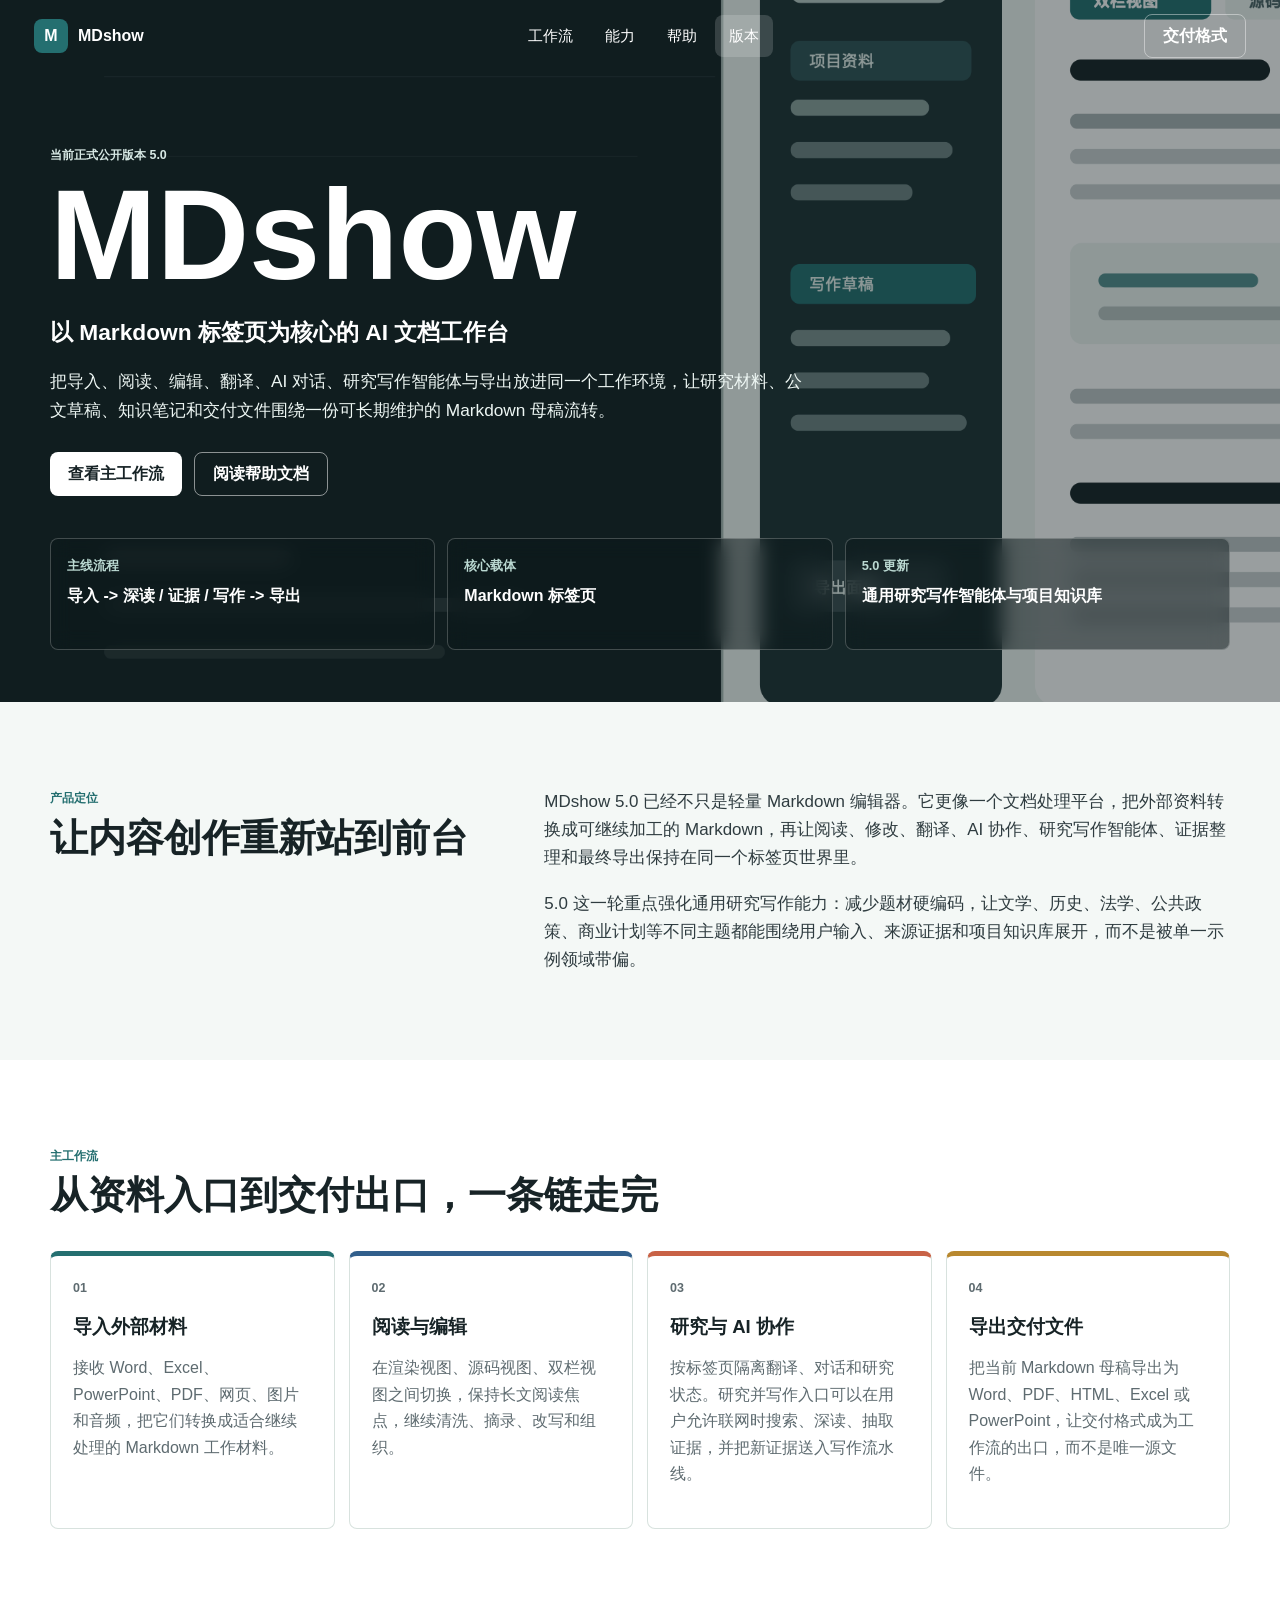
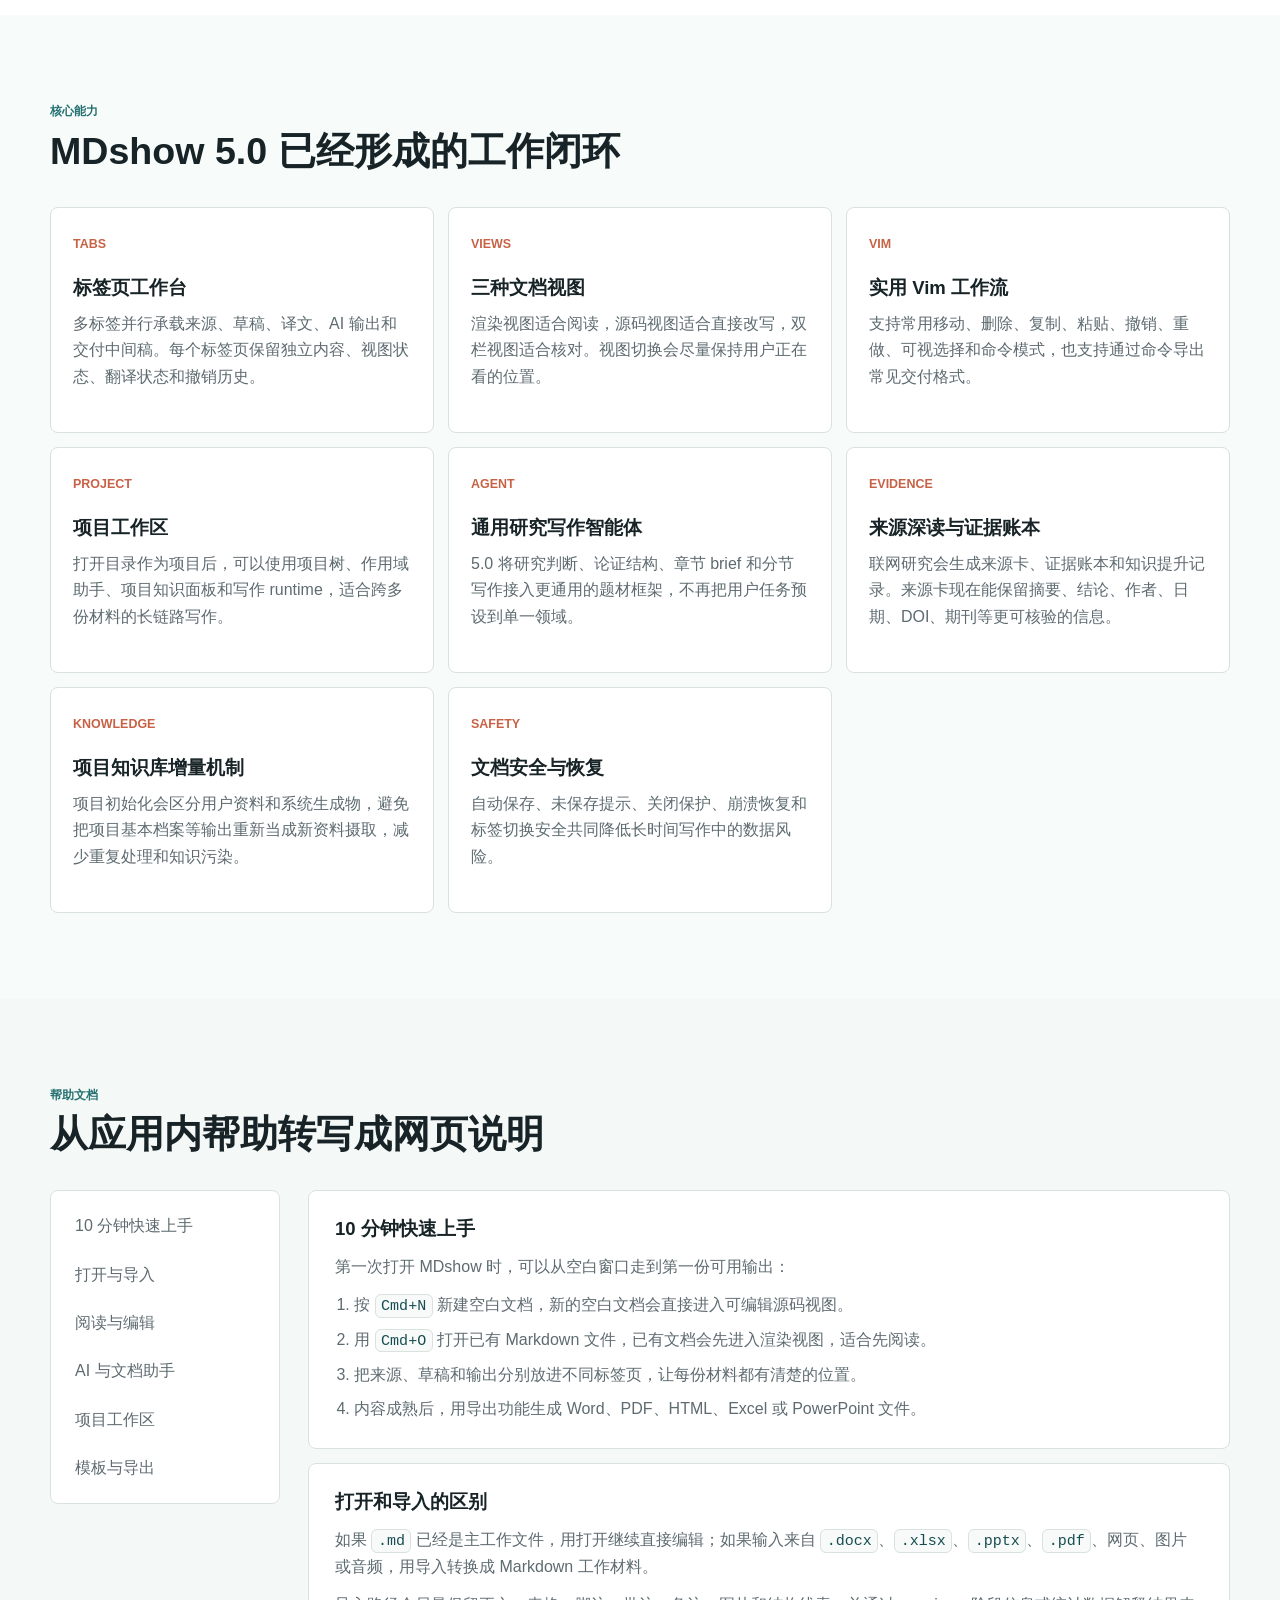
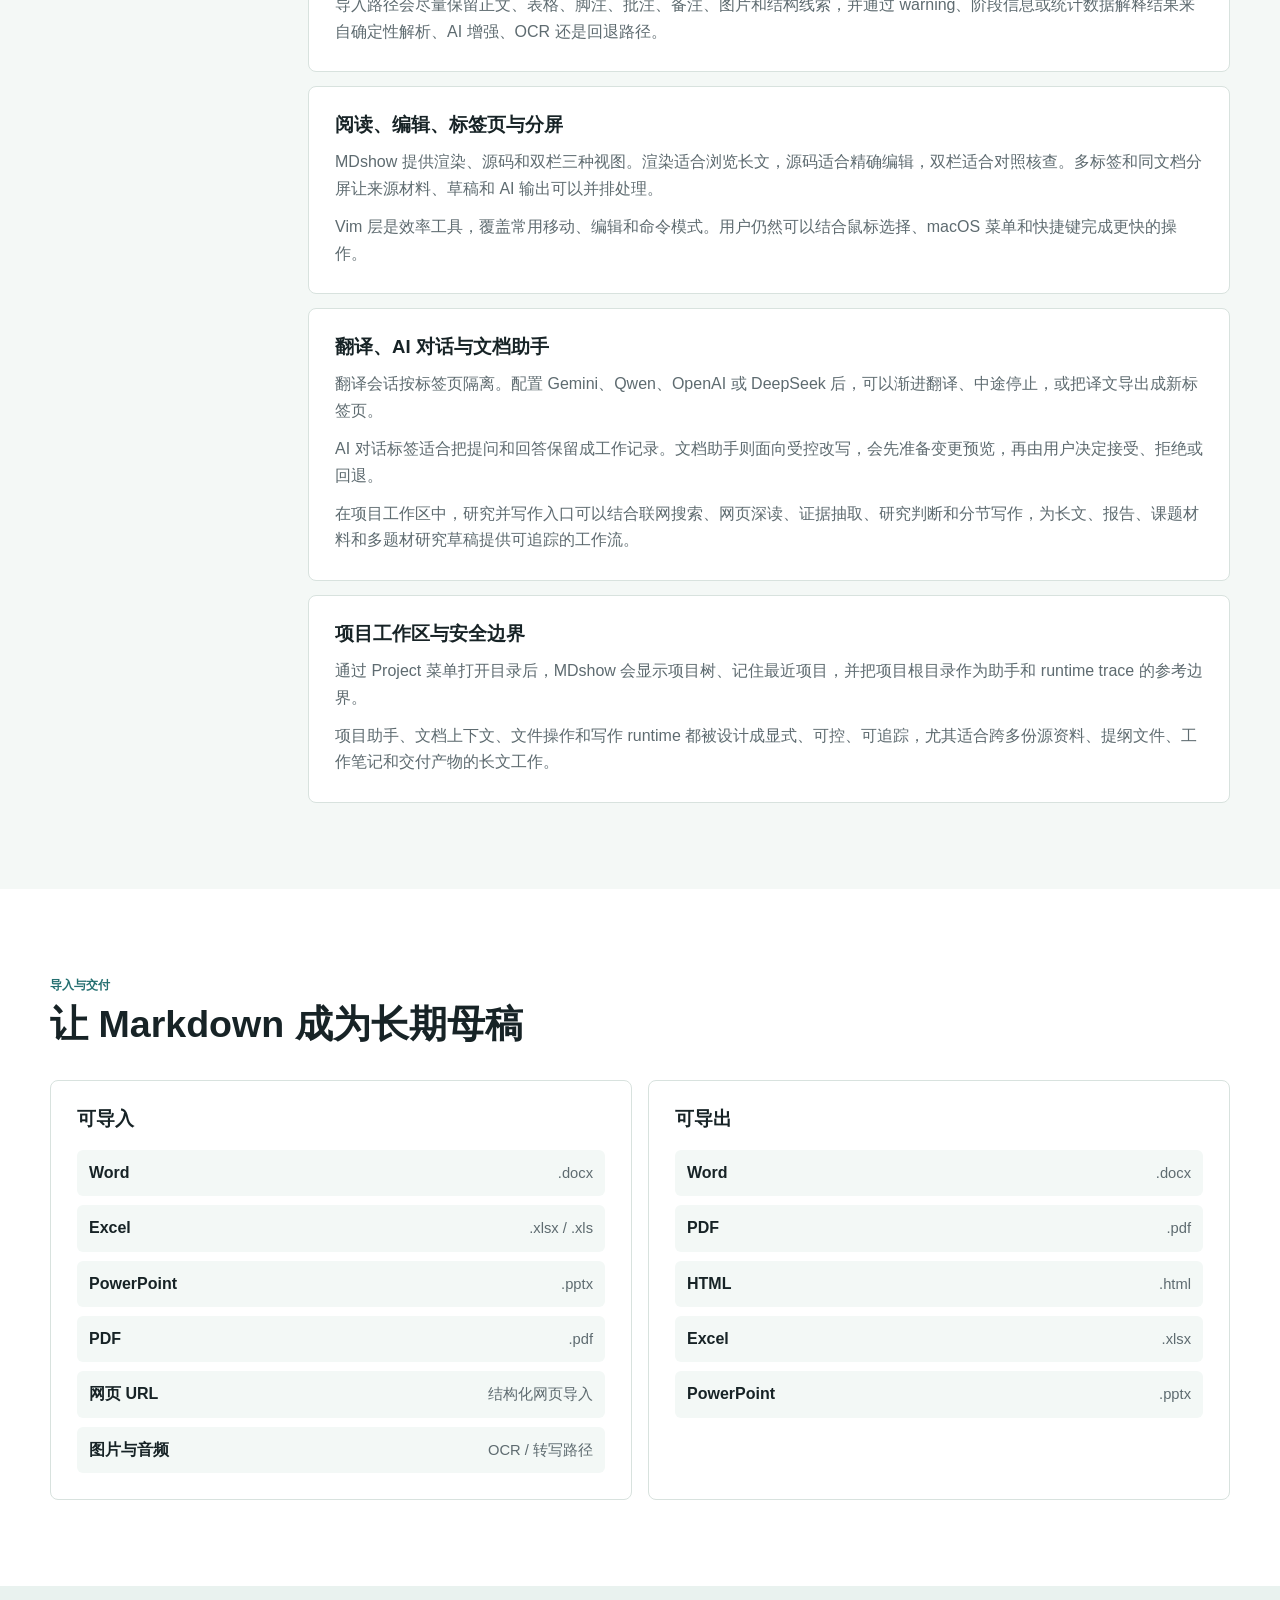
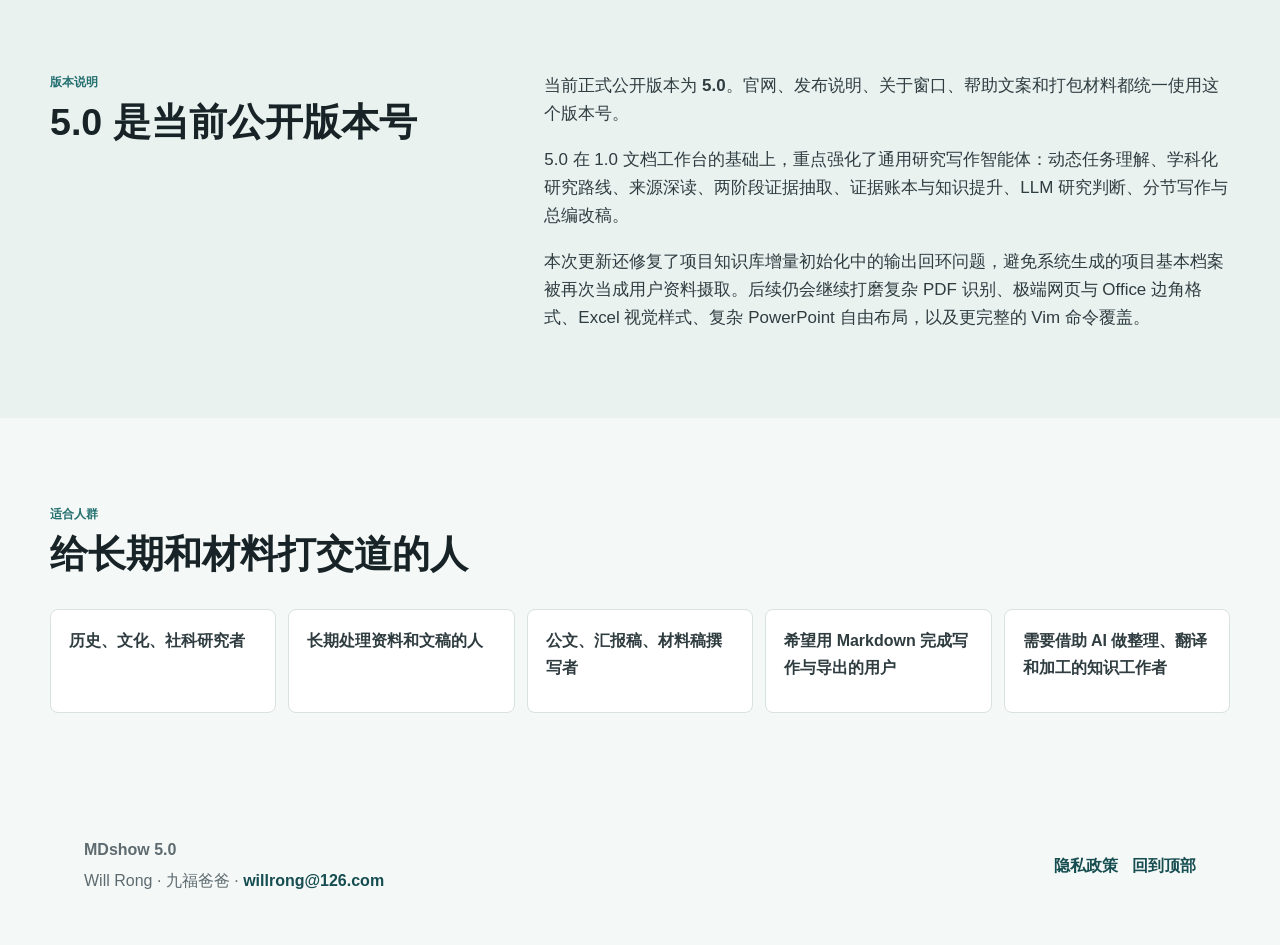
<file: index.html>
<!DOCTYPE html>
<html lang="zh-CN">
<head>
  <meta charset="UTF-8">
  <meta name="viewport" content="width=device-width, initial-scale=1.0">
  <meta name="description" content="MDshow 5.0 官方支持页。以 Markdown 标签页为核心的 AI 文档工作台，升级通用研究写作智能体、来源深读、证据账本、项目知识库与多格式导出。">
  <title>MDshow 5.0 | AI Markdown 文档工作台</title>
  <link rel="preload" href="assets/mdshow-workspace-preview.png" as="image">
  <link rel="stylesheet" href="styles.css">
</head>
<body>
  <a class="skip-link" href="#main">跳到正文</a>

  <header class="site-header" data-header>
    <a class="brand-mark" href="#top" aria-label="返回 MDshow 首页">
      <span class="brand-symbol">M</span>
      <span>MDshow</span>
    </a>
    <nav class="site-nav" aria-label="主导航">
      <a href="#workflow">工作流</a>
      <a href="#features">能力</a>
      <a href="#guide">帮助</a>
      <a href="#release">版本</a>
    </nav>
    <a class="header-action" href="#delivery">交付格式</a>
  </header>

  <section id="top" class="hero" aria-label="MDshow 介绍">
    <div class="hero-media" aria-hidden="true"></div>
    <div class="hero-shade" aria-hidden="true"></div>
    <div class="hero-inner">
      <p class="eyebrow">当前正式公开版本 5.0</p>
      <h1>MDshow</h1>
      <p class="hero-kicker">以 Markdown 标签页为核心的 AI 文档工作台</p>
      <p class="hero-copy">
        把导入、阅读、编辑、翻译、AI 对话、研究写作智能体与导出放进同一个工作环境，让研究材料、公文草稿、知识笔记和交付文件围绕一份可长期维护的 Markdown 母稿流转。
      </p>
      <div class="hero-actions" aria-label="页面快捷入口">
        <a class="primary-link" href="#workflow">查看主工作流</a>
        <a class="secondary-link" href="#guide">阅读帮助文档</a>
      </div>
      <ul class="hero-facts" aria-label="MDshow 快速事实">
        <li>
          <span>主线流程</span>
          <strong>导入 -> 深读 / 证据 / 写作 -> 导出</strong>
        </li>
        <li>
          <span>核心载体</span>
          <strong>Markdown 标签页</strong>
        </li>
        <li>
          <span>5.0 更新</span>
          <strong>通用研究写作智能体与项目知识库</strong>
        </li>
      </ul>
    </div>
  </section>

  <main id="main">
    <section class="section-band intro-band" aria-labelledby="positioning-title">
      <div class="section-grid">
        <div>
          <p class="section-label">产品定位</p>
          <h2 id="positioning-title">让内容创作重新站到前台</h2>
        </div>
        <div class="lead-copy">
          <p>
            MDshow 5.0 已经不只是轻量 Markdown 编辑器。它更像一个文档处理平台，把外部资料转换成可继续加工的 Markdown，再让阅读、修改、翻译、AI 协作、研究写作智能体、证据整理和最终导出保持在同一个标签页世界里。
          </p>
          <p>
            5.0 这一轮重点强化通用研究写作能力：减少题材硬编码，让文学、历史、法学、公共政策、商业计划等不同主题都能围绕用户输入、来源证据和项目知识库展开，而不是被单一示例领域带偏。
          </p>
        </div>
      </div>
    </section>

    <section id="workflow" class="section-band workflow-band" aria-labelledby="workflow-title">
      <div class="section-heading">
        <p class="section-label">主工作流</p>
        <h2 id="workflow-title">从资料入口到交付出口，一条链走完</h2>
      </div>
      <ol class="workflow-track">
        <li>
          <span class="step-number">01</span>
          <h3>导入外部材料</h3>
          <p>接收 Word、Excel、PowerPoint、PDF、网页、图片和音频，把它们转换成适合继续处理的 Markdown 工作材料。</p>
        </li>
        <li>
          <span class="step-number">02</span>
          <h3>阅读与编辑</h3>
          <p>在渲染视图、源码视图、双栏视图之间切换，保持长文阅读焦点，继续清洗、摘录、改写和组织。</p>
        </li>
        <li>
          <span class="step-number">03</span>
          <h3>研究与 AI 协作</h3>
          <p>按标签页隔离翻译、对话和研究状态。研究并写作入口可以在用户允许联网时搜索、深读、抽取证据，并把新证据送入写作流水线。</p>
        </li>
        <li>
          <span class="step-number">04</span>
          <h3>导出交付文件</h3>
          <p>把当前 Markdown 母稿导出为 Word、PDF、HTML、Excel 或 PowerPoint，让交付格式成为工作流的出口，而不是唯一源文件。</p>
        </li>
      </ol>
    </section>

    <section id="features" class="section-band feature-band" aria-labelledby="features-title">
      <div class="section-heading">
        <p class="section-label">核心能力</p>
        <h2 id="features-title">MDshow 5.0 已经形成的工作闭环</h2>
      </div>
      <div class="feature-grid">
        <article class="feature-card">
          <span class="feature-tag">Tabs</span>
          <h3>标签页工作台</h3>
          <p>多标签并行承载来源、草稿、译文、AI 输出和交付中间稿。每个标签页保留独立内容、视图状态、翻译状态和撤销历史。</p>
        </article>
        <article class="feature-card">
          <span class="feature-tag">Views</span>
          <h3>三种文档视图</h3>
          <p>渲染视图适合阅读，源码视图适合直接改写，双栏视图适合核对。视图切换会尽量保持用户正在看的位置。</p>
        </article>
        <article class="feature-card">
          <span class="feature-tag">Vim</span>
          <h3>实用 Vim 工作流</h3>
          <p>支持常用移动、删除、复制、粘贴、撤销、重做、可视选择和命令模式，也支持通过命令导出常见交付格式。</p>
        </article>
        <article class="feature-card">
          <span class="feature-tag">Project</span>
          <h3>项目工作区</h3>
          <p>打开目录作为项目后，可以使用项目树、作用域助手、项目知识面板和写作 runtime，适合跨多份材料的长链路写作。</p>
        </article>
        <article class="feature-card">
          <span class="feature-tag">Agent</span>
          <h3>通用研究写作智能体</h3>
          <p>5.0 将研究判断、论证结构、章节 brief 和分节写作接入更通用的题材框架，不再把用户任务预设到单一领域。</p>
        </article>
        <article class="feature-card">
          <span class="feature-tag">Evidence</span>
          <h3>来源深读与证据账本</h3>
          <p>联网研究会生成来源卡、证据账本和知识提升记录。来源卡现在能保留摘要、结论、作者、日期、DOI、期刊等更可核验的信息。</p>
        </article>
        <article class="feature-card">
          <span class="feature-tag">Knowledge</span>
          <h3>项目知识库增量机制</h3>
          <p>项目初始化会区分用户资料和系统生成物，避免把项目基本档案等输出重新当成新资料摄取，减少重复处理和知识污染。</p>
        </article>
        <article class="feature-card">
          <span class="feature-tag">Safety</span>
          <h3>文档安全与恢复</h3>
          <p>自动保存、未保存提示、关闭保护、崩溃恢复和标签切换安全共同降低长时间写作中的数据风险。</p>
        </article>
      </div>
    </section>

    <section id="guide" class="section-band guide-band" aria-labelledby="guide-title">
      <div class="section-heading">
        <p class="section-label">帮助文档</p>
        <h2 id="guide-title">从应用内帮助转写成网页说明</h2>
      </div>

      <div class="guide-layout">
        <aside class="guide-nav" aria-label="帮助目录">
          <a href="#guide-start">10 分钟快速上手</a>
          <a href="#guide-import">打开与导入</a>
          <a href="#guide-edit">阅读与编辑</a>
          <a href="#guide-ai">AI 与文档助手</a>
          <a href="#guide-project">项目工作区</a>
          <a href="#delivery">模板与导出</a>
        </aside>

        <div class="guide-list">
          <article id="guide-start" class="guide-panel">
            <h3>10 分钟快速上手</h3>
            <p>第一次打开 MDshow 时，可以从空白窗口走到第一份可用输出：</p>
            <ol>
              <li>按 <code>Cmd+N</code> 新建空白文档，新的空白文档会直接进入可编辑源码视图。</li>
              <li>用 <code>Cmd+O</code> 打开已有 Markdown 文件，已有文档会先进入渲染视图，适合先阅读。</li>
              <li>把来源、草稿和输出分别放进不同标签页，让每份材料都有清楚的位置。</li>
              <li>内容成熟后，用导出功能生成 Word、PDF、HTML、Excel 或 PowerPoint 文件。</li>
            </ol>
          </article>

          <article id="guide-import" class="guide-panel">
            <h3>打开和导入的区别</h3>
            <p>如果 <code>.md</code> 已经是主工作文件，用打开继续直接编辑；如果输入来自 <code>.docx</code>、<code>.xlsx</code>、<code>.pptx</code>、<code>.pdf</code>、网页、图片或音频，用导入转换成 Markdown 工作材料。</p>
            <p>导入路径会尽量保留正文、表格、脚注、批注、备注、图片和结构线索，并通过 warning、阶段信息或统计数据解释结果来自确定性解析、AI 增强、OCR 还是回退路径。</p>
          </article>

          <article id="guide-edit" class="guide-panel">
            <h3>阅读、编辑、标签页与分屏</h3>
            <p>MDshow 提供渲染、源码和双栏三种视图。渲染适合浏览长文，源码适合精确编辑，双栏适合对照核查。多标签和同文档分屏让来源材料、草稿和 AI 输出可以并排处理。</p>
            <p>Vim 层是效率工具，覆盖常用移动、编辑和命令模式。用户仍然可以结合鼠标选择、macOS 菜单和快捷键完成更快的操作。</p>
          </article>

          <article id="guide-ai" class="guide-panel">
            <h3>翻译、AI 对话与文档助手</h3>
            <p>翻译会话按标签页隔离。配置 Gemini、Qwen、OpenAI 或 DeepSeek 后，可以渐进翻译、中途停止，或把译文导出成新标签页。</p>
            <p>AI 对话标签适合把提问和回答保留成工作记录。文档助手则面向受控改写，会先准备变更预览，再由用户决定接受、拒绝或回退。</p>
            <p>在项目工作区中，研究并写作入口可以结合联网搜索、网页深读、证据抽取、研究判断和分节写作，为长文、报告、课题材料和多题材研究草稿提供可追踪的工作流。</p>
          </article>

          <article id="guide-project" class="guide-panel">
            <h3>项目工作区与安全边界</h3>
            <p>通过 Project 菜单打开目录后，MDshow 会显示项目树、记住最近项目，并把项目根目录作为助手和 runtime trace 的参考边界。</p>
            <p>项目助手、文档上下文、文件操作和写作 runtime 都被设计成显式、可控、可追踪，尤其适合跨多份源资料、提纲文件、工作笔记和交付产物的长文工作。</p>
          </article>
        </div>
      </div>
    </section>

    <section id="delivery" class="section-band delivery-band" aria-labelledby="delivery-title">
      <div class="section-heading">
        <p class="section-label">导入与交付</p>
        <h2 id="delivery-title">让 Markdown 成为长期母稿</h2>
      </div>
      <div class="matrix-grid" aria-label="格式支持">
        <div class="format-box">
          <h3>可导入</h3>
          <ul class="format-list">
            <li>Word <span>.docx</span></li>
            <li>Excel <span>.xlsx / .xls</span></li>
            <li>PowerPoint <span>.pptx</span></li>
            <li>PDF <span>.pdf</span></li>
            <li>网页 URL <span>结构化网页导入</span></li>
            <li>图片与音频 <span>OCR / 转写路径</span></li>
          </ul>
        </div>
        <div class="format-box">
          <h3>可导出</h3>
          <ul class="format-list">
            <li>Word <span>.docx</span></li>
            <li>PDF <span>.pdf</span></li>
            <li>HTML <span>.html</span></li>
            <li>Excel <span>.xlsx</span></li>
            <li>PowerPoint <span>.pptx</span></li>
          </ul>
        </div>
      </div>
    </section>

    <section id="release" class="section-band release-band" aria-labelledby="release-title">
      <div class="section-grid">
        <div>
          <p class="section-label">版本说明</p>
          <h2 id="release-title">5.0 是当前公开版本号</h2>
        </div>
        <div class="release-copy">
          <p>
            当前正式公开版本为 <strong>5.0</strong>。官网、发布说明、关于窗口、帮助文案和打包材料都统一使用这个版本号。
          </p>
          <p>
            5.0 在 1.0 文档工作台的基础上，重点强化了通用研究写作智能体：动态任务理解、学科化研究路线、来源深读、两阶段证据抽取、证据账本与知识提升、LLM 研究判断、分节写作与总编改稿。
          </p>
          <p>
            本次更新还修复了项目知识库增量初始化中的输出回环问题，避免系统生成的项目基本档案被再次当成用户资料摄取。后续仍会继续打磨复杂 PDF 识别、极端网页与 Office 边角格式、Excel 视觉样式、复杂 PowerPoint 自由布局，以及更完整的 Vim 命令覆盖。
          </p>
        </div>
      </div>
    </section>

    <section class="section-band audience-band" aria-labelledby="audience-title">
      <div class="section-heading">
        <p class="section-label">适合人群</p>
        <h2 id="audience-title">给长期和材料打交道的人</h2>
      </div>
      <div class="audience-grid">
        <p>历史、文化、社科研究者</p>
        <p>长期处理资料和文稿的人</p>
        <p>公文、汇报稿、材料稿撰写者</p>
        <p>希望用 Markdown 完成写作与导出的用户</p>
        <p>需要借助 AI 做整理、翻译和加工的知识工作者</p>
      </div>
    </section>
  </main>

  <footer class="site-footer">
    <div>
      <strong>MDshow 5.0</strong>
      <p>Will Rong · 九福爸爸 · <a href="mailto:willrong@126.com">willrong@126.com</a></p>
    </div>
    <nav class="footer-links" aria-label="页脚链接">
      <a href="privacy.html">隐私政策</a>
      <a href="#top">回到顶部</a>
    </nav>
  </footer>

  <script src="script.js"></script>
</body>
</html>
</file>
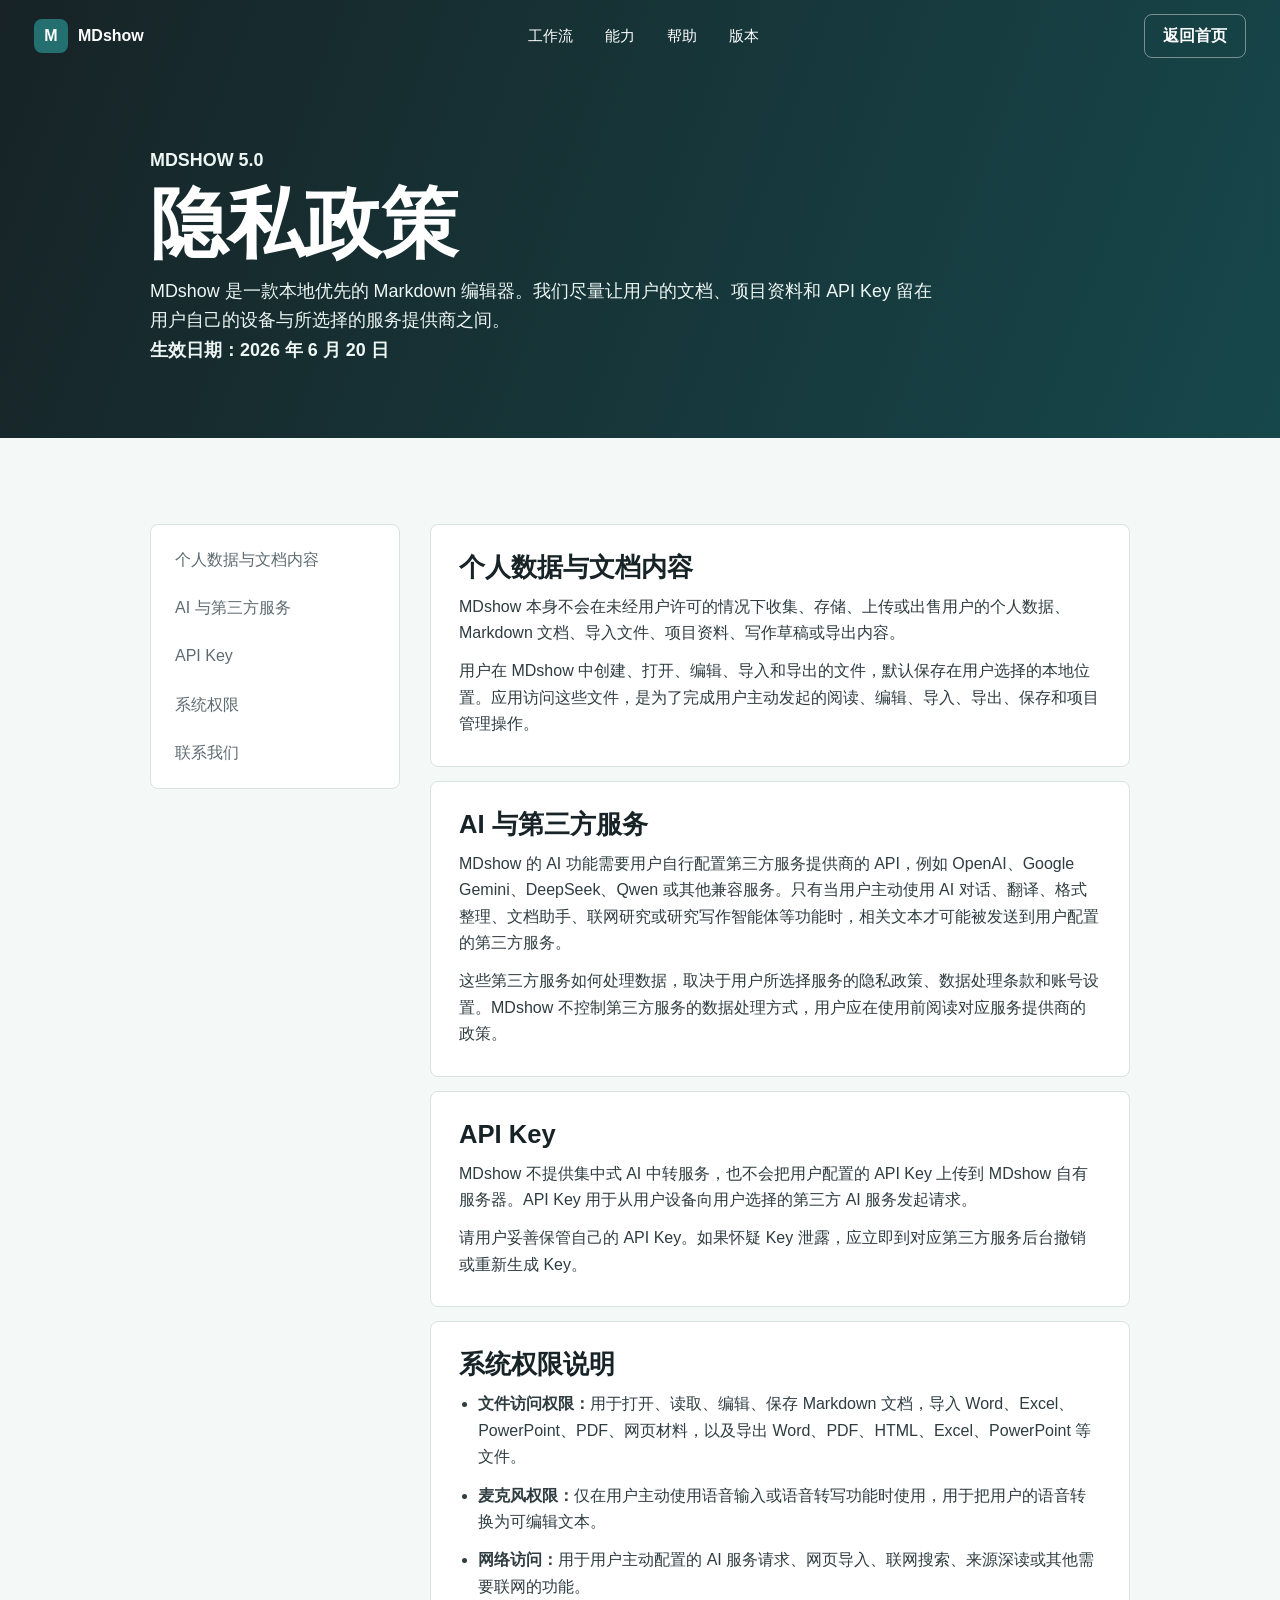
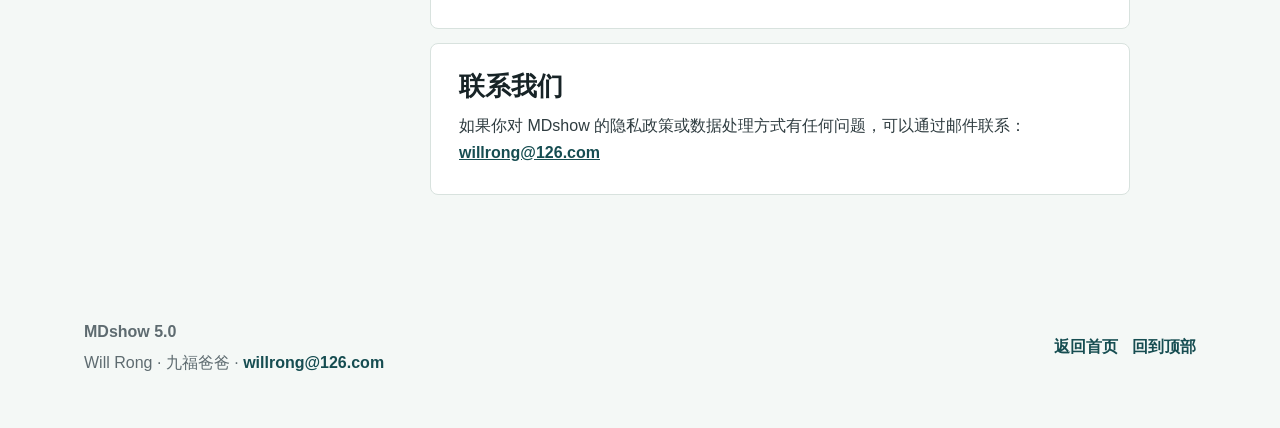
<file: privacy.html>
<!DOCTYPE html>
<html lang="zh-CN">
<head>
  <meta charset="UTF-8">
  <meta name="viewport" content="width=device-width, initial-scale=1.0">
  <meta name="description" content="MDshow 隐私政策。MDshow 是本地优先的 Markdown 编辑器，不会在未经许可的情况下收集、存储或上传用户文档内容。">
  <title>隐私政策 | MDshow 5.0</title>
  <link rel="stylesheet" href="styles.css">
</head>
<body class="policy-page">
  <a class="skip-link" href="#main">跳到正文</a>

  <header class="site-header" data-header>
    <a class="brand-mark" href="index.html" aria-label="返回 MDshow 首页">
      <span class="brand-symbol">M</span>
      <span>MDshow</span>
    </a>
    <nav class="site-nav" aria-label="主导航">
      <a href="index.html#workflow">工作流</a>
      <a href="index.html#features">能力</a>
      <a href="index.html#guide">帮助</a>
      <a href="index.html#release">版本</a>
    </nav>
    <a class="header-action" href="index.html">返回首页</a>
  </header>

  <main id="main">
    <section class="policy-hero" aria-labelledby="policy-title">
      <div class="policy-hero-inner">
        <p class="eyebrow">MDshow 5.0</p>
        <h1 id="policy-title">隐私政策</h1>
        <p>
          MDshow 是一款本地优先的 Markdown 编辑器。我们尽量让用户的文档、项目资料和 API Key 留在用户自己的设备与所选择的服务提供商之间。
        </p>
        <p class="policy-date">生效日期：2026 年 6 月 20 日</p>
      </div>
    </section>

    <section class="section-band policy-band">
      <div class="policy-layout">
        <aside class="policy-nav" aria-label="隐私政策目录">
          <a href="#data">个人数据与文档内容</a>
          <a href="#ai">AI 与第三方服务</a>
          <a href="#keys">API Key</a>
          <a href="#permissions">系统权限</a>
          <a href="#contact">联系我们</a>
        </aside>

        <article class="policy-content">
          <section id="data" class="policy-section">
            <h2>个人数据与文档内容</h2>
            <p>
              MDshow 本身不会在未经用户许可的情况下收集、存储、上传或出售用户的个人数据、Markdown 文档、导入文件、项目资料、写作草稿或导出内容。
            </p>
            <p>
              用户在 MDshow 中创建、打开、编辑、导入和导出的文件，默认保存在用户选择的本地位置。应用访问这些文件，是为了完成用户主动发起的阅读、编辑、导入、导出、保存和项目管理操作。
            </p>
          </section>

          <section id="ai" class="policy-section">
            <h2>AI 与第三方服务</h2>
            <p>
              MDshow 的 AI 功能需要用户自行配置第三方服务提供商的 API，例如 OpenAI、Google Gemini、DeepSeek、Qwen 或其他兼容服务。只有当用户主动使用 AI 对话、翻译、格式整理、文档助手、联网研究或研究写作智能体等功能时，相关文本才可能被发送到用户配置的第三方服务。
            </p>
            <p>
              这些第三方服务如何处理数据，取决于用户所选择服务的隐私政策、数据处理条款和账号设置。MDshow 不控制第三方服务的数据处理方式，用户应在使用前阅读对应服务提供商的政策。
            </p>
          </section>

          <section id="keys" class="policy-section">
            <h2>API Key</h2>
            <p>
              MDshow 不提供集中式 AI 中转服务，也不会把用户配置的 API Key 上传到 MDshow 自有服务器。API Key 用于从用户设备向用户选择的第三方 AI 服务发起请求。
            </p>
            <p>
              请用户妥善保管自己的 API Key。如果怀疑 Key 泄露，应立即到对应第三方服务后台撤销或重新生成 Key。
            </p>
          </section>

          <section id="permissions" class="policy-section">
            <h2>系统权限说明</h2>
            <ul>
              <li>
                <strong>文件访问权限：</strong>用于打开、读取、编辑、保存 Markdown 文档，导入 Word、Excel、PowerPoint、PDF、网页材料，以及导出 Word、PDF、HTML、Excel、PowerPoint 等文件。
              </li>
              <li>
                <strong>麦克风权限：</strong>仅在用户主动使用语音输入或语音转写功能时使用，用于把用户的语音转换为可编辑文本。
              </li>
              <li>
                <strong>网络访问：</strong>用于用户主动配置的 AI 服务请求、网页导入、联网搜索、来源深读或其他需要联网的功能。
              </li>
            </ul>
          </section>

          <section id="contact" class="policy-section">
            <h2>联系我们</h2>
            <p>
              如果你对 MDshow 的隐私政策或数据处理方式有任何问题，可以通过邮件联系：
              <a href="mailto:willrong@126.com">willrong@126.com</a>
            </p>
          </section>
        </article>
      </div>
    </section>
  </main>

  <footer class="site-footer">
    <div>
      <strong>MDshow 5.0</strong>
      <p>Will Rong · 九福爸爸 · <a href="mailto:willrong@126.com">willrong@126.com</a></p>
    </div>
    <nav class="footer-links" aria-label="页脚链接">
      <a href="index.html">返回首页</a>
      <a href="#main">回到顶部</a>
    </nav>
  </footer>

  <script src="script.js"></script>
</body>
</html>
</file>
<file: styles.css>
:root {
  color-scheme: light;
  --ink: #172326;
  --ink-soft: #2f3c40;
  --muted: #5e6b70;
  --paper: #f4f8f6;
  --surface: #ffffff;
  --surface-alt: #edf4f1;
  --line: #d8e2de;
  --teal: #246f70;
  --teal-dark: #164d51;
  --coral: #c86246;
  --gold: #b8882f;
  --blue: #315f8c;
  --sage: #78906f;
  --shadow: 0 24px 70px rgba(23, 35, 38, 0.16);
  --header-height: 72px;
}

* {
  box-sizing: border-box;
}

html {
  scroll-behavior: smooth;
}

body {
  margin: 0;
  color: var(--ink);
  background: var(--paper);
  font-family: -apple-system, BlinkMacSystemFont, "SF Pro Text", "PingFang SC", "Hiragino Sans GB", "Microsoft YaHei", Arial, sans-serif;
  line-height: 1.65;
  text-rendering: optimizeLegibility;
}

img {
  display: block;
  max-width: 100%;
}

a {
  color: inherit;
}

code {
  padding: 0.1rem 0.34rem;
  border: 1px solid var(--line);
  border-radius: 6px;
  background: #f7faf9;
  color: var(--teal-dark);
  font-family: "SF Mono", Menlo, Consolas, monospace;
  font-size: 0.94em;
}

.skip-link {
  position: absolute;
  left: 16px;
  top: 12px;
  z-index: 20;
  transform: translateY(-140%);
  border-radius: 6px;
  background: var(--ink);
  color: #fff;
  padding: 10px 14px;
  text-decoration: none;
}

.skip-link:focus {
  transform: translateY(0);
}

.site-header {
  position: fixed;
  inset: 0 0 auto 0;
  z-index: 10;
  height: var(--header-height);
  display: flex;
  align-items: center;
  justify-content: space-between;
  gap: 22px;
  padding: 0 34px;
  color: #fff;
  transition: background-color 180ms ease, border-color 180ms ease, color 180ms ease, box-shadow 180ms ease;
}

.site-header.is-scrolled {
  color: var(--ink);
  background: rgba(244, 248, 246, 0.94);
  border-bottom: 1px solid var(--line);
  box-shadow: 0 12px 40px rgba(23, 35, 38, 0.08);
  backdrop-filter: blur(18px);
}

.brand-mark,
.site-nav,
.header-action,
.hero-actions,
.hero-facts,
.workflow-track,
.feature-grid,
.guide-layout,
.matrix-grid,
.audience-grid,
.site-footer {
  max-width: 1180px;
}

.brand-mark {
  display: inline-flex;
  align-items: center;
  gap: 10px;
  font-weight: 760;
  text-decoration: none;
  white-space: nowrap;
}

.brand-symbol {
  display: grid;
  place-items: center;
  width: 34px;
  height: 34px;
  border-radius: 8px;
  background: var(--teal);
  color: #fff;
  font-weight: 820;
}

.site-nav {
  display: flex;
  align-items: center;
  justify-content: center;
  gap: 4px;
  margin: 0 auto;
}

.site-nav a {
  display: inline-flex;
  align-items: center;
  min-height: 42px;
  padding: 0 14px;
  border-radius: 8px;
  color: inherit;
  font-size: 0.95rem;
  text-decoration: none;
}

.site-nav a:hover,
.site-nav a.is-active {
  background: rgba(255, 255, 255, 0.16);
}

.site-header.is-scrolled .site-nav a:hover,
.site-header.is-scrolled .site-nav a.is-active {
  background: #e5efeb;
}

.header-action,
.primary-link,
.secondary-link {
  display: inline-flex;
  align-items: center;
  justify-content: center;
  min-height: 44px;
  border-radius: 8px;
  padding: 0 18px;
  font-weight: 720;
  text-decoration: none;
  white-space: nowrap;
}

.header-action {
  border: 1px solid rgba(255, 255, 255, 0.42);
}

.site-header.is-scrolled .header-action {
  border-color: var(--line);
  background: var(--surface);
}

.hero {
  position: relative;
  min-height: 78vh;
  padding: calc(var(--header-height) + 64px) 34px 52px;
  display: flex;
  align-items: flex-end;
  overflow: hidden;
  color: #fff;
  background: #172326;
}

.hero-media {
  position: absolute;
  inset: 0;
  background-image: url("assets/mdshow-workspace-preview.png");
  background-size: cover;
  background-position: center;
  transform: scale(1.01);
}

.hero-shade {
  position: absolute;
  inset: 0;
  background: rgba(13, 25, 27, 0.42);
}

.hero-inner {
  position: relative;
  z-index: 1;
  width: min(1180px, 100%);
  margin: 0 auto;
}

.eyebrow,
.section-label,
.feature-tag,
.step-number {
  margin: 0;
  font-size: 0.78rem;
  font-weight: 780;
  letter-spacing: 0;
  text-transform: uppercase;
}

.eyebrow {
  color: #d7e8e4;
}

.hero h1 {
  margin: 10px 0 0;
  font-size: 8rem;
  line-height: 0.92;
  letter-spacing: 0;
}

.hero-kicker {
  max-width: 680px;
  margin: 20px 0 0;
  font-size: 1.42rem;
  font-weight: 760;
}

.hero-copy {
  max-width: 760px;
  margin: 16px 0 0;
  color: #edf6f3;
  font-size: 1.08rem;
}

.hero-actions {
  display: flex;
  flex-wrap: wrap;
  gap: 12px;
  margin-top: 28px;
}

.primary-link {
  background: #fff;
  color: var(--ink);
}

.secondary-link {
  border: 1px solid rgba(255, 255, 255, 0.52);
  color: #fff;
}

.hero-facts {
  display: grid;
  grid-template-columns: repeat(3, minmax(0, 1fr));
  gap: 12px;
  width: min(1180px, 100%);
  margin: 42px 0 0;
  padding: 0;
  list-style: none;
}

.hero-facts li {
  min-height: 112px;
  padding: 16px;
  border: 1px solid rgba(255, 255, 255, 0.22);
  border-radius: 8px;
  background: rgba(12, 24, 26, 0.48);
  backdrop-filter: blur(10px);
}

.hero-facts span {
  display: block;
  margin: 0 0 7px;
  color: #bbd9d2;
  font-size: 0.8rem;
  font-weight: 780;
}

.hero-facts strong {
  display: block;
  color: #fff;
  font-weight: 680;
}

.section-band {
  padding: 86px 34px;
}

.section-grid,
.section-heading,
.workflow-track,
.feature-grid,
.guide-layout,
.matrix-grid,
.audience-grid,
.site-footer {
  width: min(1180px, 100%);
  margin: 0 auto;
}

.section-grid {
  display: grid;
  grid-template-columns: minmax(220px, 0.78fr) minmax(0, 1.22fr);
  gap: 56px;
  align-items: start;
}

.section-label {
  color: var(--teal);
}

.section-heading {
  margin-bottom: 34px;
}

h2,
h3,
p {
  overflow-wrap: anywhere;
}

h2 {
  margin: 8px 0 0;
  font-size: 2.35rem;
  line-height: 1.14;
  letter-spacing: 0;
}

h3 {
  margin: 0;
  font-size: 1.16rem;
  line-height: 1.32;
  letter-spacing: 0;
}

.lead-copy,
.release-copy {
  color: var(--ink-soft);
  font-size: 1.06rem;
}

.lead-copy p,
.release-copy p {
  margin: 0 0 18px;
}

.lead-copy p:last-child,
.release-copy p:last-child {
  margin-bottom: 0;
}

.intro-band,
.guide-band,
.audience-band {
  background: var(--paper);
}

.workflow-band,
.delivery-band {
  background: var(--surface);
}

.feature-band {
  background: #f7fbfa;
}

.release-band {
  background: #e9f2ef;
}

.policy-page {
  background: var(--paper);
}

.policy-hero {
  padding: calc(var(--header-height) + 74px) 34px 72px;
  color: #fff;
  background:
    linear-gradient(110deg, rgba(23, 35, 38, 0.96), rgba(22, 77, 81, 0.86)),
    #172326;
}

.policy-hero-inner {
  width: min(980px, 100%);
  margin: 0 auto;
}

.policy-hero h1 {
  margin: 10px 0 16px;
  font-size: 4.8rem;
  line-height: 0.98;
  letter-spacing: 0;
}

.policy-hero p {
  max-width: 790px;
  margin: 0;
  color: #edf6f3;
  font-size: 1.12rem;
}

.policy-date {
  margin-top: 18px;
  color: #bbd9d2;
  font-size: 0.96rem;
  font-weight: 700;
}

.policy-band {
  background: var(--paper);
}

.policy-layout {
  display: grid;
  grid-template-columns: 250px minmax(0, 1fr);
  gap: 30px;
  width: min(980px, 100%);
  margin: 0 auto;
  align-items: start;
}

.policy-nav {
  position: sticky;
  top: calc(var(--header-height) + 18px);
  display: flex;
  flex-direction: column;
  gap: 6px;
  padding: 14px;
  border: 1px solid var(--line);
  border-radius: 8px;
  background: var(--surface);
}

.policy-nav a {
  min-height: 38px;
  padding: 8px 10px;
  border-radius: 6px;
  color: var(--muted);
  text-decoration: none;
}

.policy-nav a:hover {
  background: var(--surface-alt);
  color: var(--teal-dark);
}

.policy-content {
  display: grid;
  gap: 14px;
}

.policy-section {
  padding: 28px;
  border: 1px solid var(--line);
  border-radius: 8px;
  background: var(--surface);
  scroll-margin-top: calc(var(--header-height) + 18px);
}

.policy-section h2 {
  margin-top: 0;
  margin-bottom: 12px;
  font-size: 1.6rem;
}

.policy-section p {
  margin: 0;
  color: var(--ink-soft);
}

.policy-section p + p {
  margin-top: 12px;
}

.policy-section ul {
  display: grid;
  gap: 12px;
  margin: 0;
  padding-left: 1.2rem;
  color: var(--ink-soft);
}

.policy-section a {
  color: var(--teal-dark);
  font-weight: 720;
}

.workflow-track {
  display: grid;
  grid-template-columns: repeat(4, minmax(0, 1fr));
  gap: 14px;
  padding: 0;
  list-style: none;
  counter-reset: none;
}

.workflow-track li,
.feature-card,
.guide-panel,
.format-box,
.audience-grid p {
  border: 1px solid var(--line);
  border-radius: 8px;
  background: var(--surface);
}

.workflow-track li {
  min-height: 278px;
  padding: 22px;
  display: flex;
  flex-direction: column;
  gap: 16px;
}

.workflow-track li:nth-child(1) {
  border-top: 5px solid var(--teal);
}

.workflow-track li:nth-child(2) {
  border-top: 5px solid var(--blue);
}

.workflow-track li:nth-child(3) {
  border-top: 5px solid var(--coral);
}

.workflow-track li:nth-child(4) {
  border-top: 5px solid var(--gold);
}

.step-number {
  color: var(--muted);
}

.workflow-track p,
.feature-card p,
.guide-panel p,
.format-box p {
  margin: 0;
  color: var(--muted);
}

.feature-grid {
  display: grid;
  grid-template-columns: repeat(3, minmax(0, 1fr));
  gap: 14px;
}

.feature-card {
  min-height: 226px;
  padding: 22px;
}

.feature-tag {
  display: inline-flex;
  margin-bottom: 22px;
  color: var(--coral);
}

.feature-card h3 {
  margin-bottom: 10px;
}

.guide-layout {
  display: grid;
  grid-template-columns: 230px minmax(0, 1fr);
  gap: 28px;
  align-items: start;
}

.guide-nav {
  position: sticky;
  top: calc(var(--header-height) + 18px);
  display: flex;
  flex-direction: column;
  gap: 6px;
  padding: 14px;
  border: 1px solid var(--line);
  border-radius: 8px;
  background: #ffffff;
}

.guide-nav a {
  min-height: 38px;
  padding: 8px 10px;
  border-radius: 6px;
  color: var(--muted);
  text-decoration: none;
}

.guide-nav a:hover,
.guide-nav a.is-active {
  background: var(--surface-alt);
  color: var(--teal-dark);
}

.guide-list {
  display: grid;
  gap: 14px;
}

.guide-panel {
  padding: 26px;
  scroll-margin-top: calc(var(--header-height) + 18px);
}

.guide-panel h3 {
  margin-bottom: 12px;
}

.guide-panel p + p {
  margin-top: 12px;
}

.guide-panel ol {
  margin: 12px 0 0;
  padding-left: 1.2rem;
  color: var(--muted);
}

.guide-panel li + li {
  margin-top: 8px;
}

.matrix-grid {
  display: grid;
  grid-template-columns: repeat(2, minmax(0, 1fr));
  gap: 16px;
}

.format-box {
  padding: 26px;
}

.format-box h3 {
  margin-bottom: 18px;
}

.format-list {
  display: grid;
  gap: 9px;
  padding: 0;
  margin: 0;
  list-style: none;
}

.format-list li {
  display: flex;
  align-items: center;
  justify-content: space-between;
  gap: 12px;
  min-height: 46px;
  padding: 10px 12px;
  border-radius: 6px;
  background: #f3f8f6;
  font-weight: 720;
}

.format-list span {
  color: var(--muted);
  font-size: 0.92rem;
  font-weight: 520;
  text-align: right;
}

.audience-grid {
  display: grid;
  grid-template-columns: repeat(5, minmax(0, 1fr));
  gap: 12px;
}

.audience-grid p {
  min-height: 104px;
  margin: 0;
  padding: 18px;
  color: var(--ink-soft);
  font-weight: 700;
}

.site-footer {
  display: flex;
  align-items: center;
  justify-content: space-between;
  gap: 20px;
  padding: 38px 34px 52px;
  color: var(--muted);
}

.site-footer p {
  margin: 4px 0 0;
}

.site-footer a {
  color: var(--teal-dark);
  font-weight: 720;
  text-decoration: none;
}

.footer-links {
  display: flex;
  flex-wrap: wrap;
  gap: 14px;
}

@media (max-width: 1040px) {
  .workflow-track,
  .feature-grid,
  .audience-grid {
    grid-template-columns: repeat(2, minmax(0, 1fr));
  }
}

@media (max-width: 860px) {
  :root {
    --header-height: 66px;
  }

  .site-header {
    padding: 0 18px;
  }

  .site-nav {
    display: none;
  }

  .header-action {
    min-height: 40px;
    padding: 0 12px;
    font-size: 0.92rem;
  }

  .hero {
    min-height: 82vh;
    padding: calc(var(--header-height) + 42px) 20px 34px;
  }

  .hero-media {
    background-position: 58% center;
  }

  .hero h1 {
    font-size: 4.7rem;
  }

  .hero-kicker {
    font-size: 1.2rem;
  }

  .hero-copy {
    font-size: 1rem;
  }

  .hero-facts,
  .section-grid,
  .guide-layout,
  .matrix-grid,
  .policy-layout {
    grid-template-columns: 1fr;
  }

  .hero-facts {
    margin-top: 30px;
  }

  .hero-facts li {
    min-height: auto;
  }

  .section-band {
    padding: 62px 20px;
  }

  h2 {
    font-size: 1.86rem;
  }

  .section-grid {
    gap: 20px;
  }

  .guide-nav {
    position: static;
  }

  .policy-hero {
    padding: calc(var(--header-height) + 48px) 20px 54px;
  }

  .policy-hero h1 {
    font-size: 3.25rem;
  }

  .policy-nav {
    position: static;
  }
}

@media (max-width: 620px) {
  .brand-symbol {
    width: 31px;
    height: 31px;
  }

  .hero h1 {
    font-size: 4rem;
  }

  .hero-actions {
    flex-direction: column;
    align-items: stretch;
  }

  .workflow-track,
  .feature-grid,
  .audience-grid {
    grid-template-columns: 1fr;
  }

  .workflow-track li,
  .feature-card {
    min-height: auto;
  }

  .format-list li {
    align-items: flex-start;
    flex-direction: column;
  }

  .format-list span {
    text-align: left;
  }

  .site-footer {
    align-items: flex-start;
    flex-direction: column;
    padding-left: 20px;
    padding-right: 20px;
  }

  .policy-section {
    padding: 22px;
  }
}
</file>
